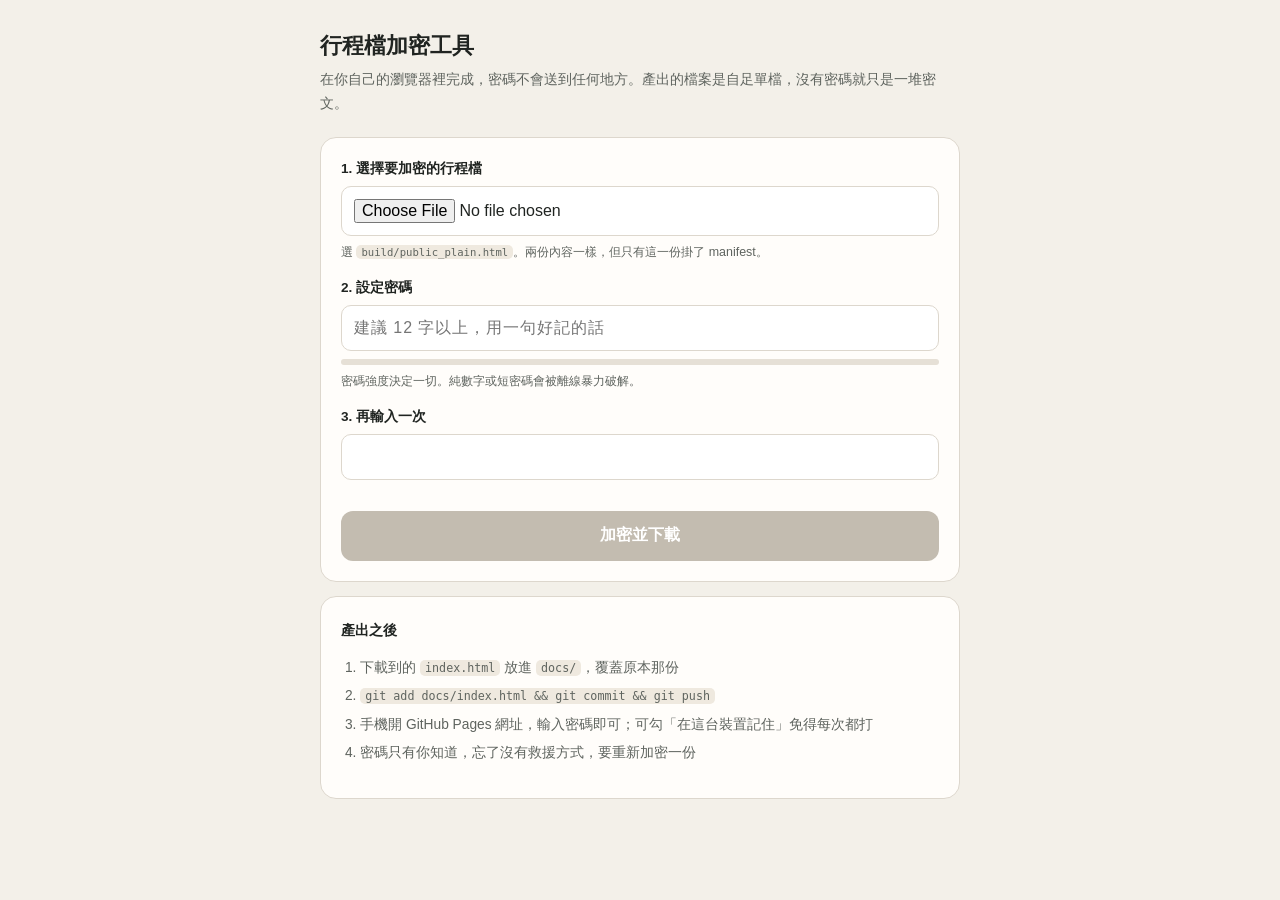
<file: tools/encrypt.html>
<!DOCTYPE html>
<html lang="zh-Hant">
<head>
<meta charset="utf-8">
<meta name="viewport" content="width=device-width,initial-scale=1">
<title>行程檔加密工具</title>
<style>
*{box-sizing:border-box}
body{margin:0;padding:28px 18px 60px;background:#f3f0e9;color:#202421;line-height:1.65;
 font-family:-apple-system,BlinkMacSystemFont,"Segoe UI","Noto Sans TC","PingFang TC",sans-serif}
.wrap{max-width:640px;margin:auto}
h1{font-size:1.35rem;margin:0 0 .3rem}
.sub{color:#5f645f;font-size:.88rem;margin:0 0 22px}
.card{background:#fffdfa;border:1px solid #ddd7cd;border-radius:16px;padding:20px;margin-bottom:14px}
label{display:block;font-weight:800;font-size:.85rem;margin-bottom:6px}
input[type=file],input[type=password]{width:100%;padding:12px;border:1px solid #ddd7cd;border-radius:10px;
 background:#fff;font-size:1rem;font-family:inherit;min-height:46px}
input[type=password]{letter-spacing:.06em}
.row+.row{margin-top:14px}
button{width:100%;min-height:50px;margin-top:18px;border:0;border-radius:12px;background:#8a5d2c;color:#fff;
 font-weight:900;font-size:1rem;cursor:pointer}
button:disabled{background:#c3bcb0;cursor:not-allowed}
.meter{height:6px;border-radius:99px;background:#e6e0d6;margin-top:8px;overflow:hidden}
.meter i{display:block;height:100%;width:0;transition:.2s}
.hint{font-size:.78rem;color:#5f645f;margin-top:6px}
.bad{color:#a33}.ok{color:#2f6b4f}
.log{background:#1d2622;color:#d7e2db;border-radius:12px;padding:14px;font-size:.8rem;
 white-space:pre-wrap;word-break:break-all;margin-top:14px;display:none;font-family:ui-monospace,monospace}
ol{padding-left:1.2rem;font-size:.86rem;color:#5f645f}
ol li{margin:.35rem 0}
code{background:#efe9df;padding:1px 5px;border-radius:5px;font-size:.85em}
</style>
</head>
<body>
<div class="wrap">
<h1>行程檔加密工具</h1>
<p class="sub">在你自己的瀏覽器裡完成，密碼不會送到任何地方。產出的檔案是自足單檔，沒有密碼就只是一堆密文。</p>

<div class="card">
  <div class="row">
    <label for="f">1. 選擇要加密的行程檔</label>
    <input type="file" id="f" accept=".html,.htm">
    <p class="hint" id="fh">選 <code>build/public_plain.html</code>。兩份內容一樣，但只有這一份掛了 manifest。</p>
  </div>
  <div class="row">
    <label for="p1">2. 設定密碼</label>
    <input type="password" id="p1" autocomplete="new-password" placeholder="建議 12 字以上，用一句好記的話">
    <div class="meter"><i id="mtr"></i></div>
    <p class="hint" id="ph">密碼強度決定一切。純數字或短密碼會被離線暴力破解。</p>
  </div>
  <div class="row">
    <label for="p2">3. 再輸入一次</label>
    <input type="password" id="p2" autocomplete="new-password">
    <p class="hint" id="ph2"></p>
  </div>
  <button id="go" disabled>加密並下載</button>
  <div class="log" id="log"></div>
</div>

<div class="card">
  <b style="font-size:.9rem">產出之後</b>
  <ol>
    <li>下載到的 <code>index.html</code> 放進 <code>docs/</code>，覆蓋原本那份</li>
    <li><code>git add docs/index.html &amp;&amp; git commit &amp;&amp; git push</code></li>
    <li>手機開 GitHub Pages 網址，輸入密碼即可；可勾「在這台裝置記住」免得每次都打</li>
    <li>密碼只有你知道，忘了沒有救援方式，要重新加密一份</li>
  </ol>
</div>
</div>

<script>
const $ = id => document.getElementById(id);
const enc = new TextEncoder();
let fileText = null;

// 必須分塊：行程檔約 750KB，String.fromCharCode(...) 一次展開 75 萬個參數會爆呼叫堆疊
function b64(buf) {
  const u = new Uint8Array(buf);
  const CHUNK = 0x8000;
  let s = '';
  for (let i = 0; i < u.length; i += CHUNK) s += String.fromCharCode.apply(null, u.subarray(i, i + CHUNK));
  return btoa(s);
}

function strength(p) {
  let s = 0;
  if (p.length >= 8) s++;
  if (p.length >= 12) s++;
  if (p.length >= 16) s++;
  if (/[a-z]/.test(p) && /[A-Z]/.test(p)) s++;
  if (/\d/.test(p)) s++;
  if (/[^\w\s]/.test(p)) s++;
  if (/^\d+$/.test(p)) s = Math.min(s, 1);
  return Math.min(s, 5);
}

function refresh() {
  const p1 = $('p1').value, p2 = $('p2').value;
  const s = strength(p1);
  const colors = ['#c33', '#c33', '#d88', '#d9a441', '#6a9b4f', '#2f6b4f'];
  const words = ['太弱', '太弱', '偏弱', '普通', '不錯', '很好'];
  $('mtr').style.width = (s / 5 * 100) + '%';
  $('mtr').style.background = colors[s];
  $('ph').textContent = p1 ? '強度：' + words[s] + (s < 3 ? '　— 再長一點，或改成一整句話' : '') : '密碼強度決定一切。純數字或短密碼會被離線暴力破解。';
  $('ph').className = 'hint ' + (p1 ? (s < 3 ? 'bad' : 'ok') : '');
  const match = p1 && p1 === p2;
  $('ph2').textContent = p2 ? (match ? '兩次一致' : '兩次不一致') : '';
  $('ph2').className = 'hint ' + (p2 ? (match ? 'ok' : 'bad') : '');
  $('go').disabled = !(fileText && match && p1.length >= 8);
}

$('f').addEventListener('change', async e => {
  const file = e.target.files[0];
  if (!file) { fileText = null; refresh(); return; }
  fileText = await file.text();
  $('fh').textContent = file.name + '　' + Math.round(file.size / 1024) + ' KB';
  $('fh').className = 'hint ok';
  refresh();
});
['p1', 'p2'].forEach(id => $(id).addEventListener('input', refresh));

$('go').addEventListener('click', async () => {
  const log = m => { $('log').style.display = 'block'; $('log').textContent += m + '\n'; };
  $('log').textContent = ''; $('go').disabled = true;
  try {
    const pw = $('p1').value;
    const ITER = 310000;
    const salt = crypto.getRandomValues(new Uint8Array(16));
    const iv = crypto.getRandomValues(new Uint8Array(12));
    log('導出金鑰 PBKDF2-SHA256 × ' + ITER.toLocaleString() + ' …');
    const base = await crypto.subtle.importKey('raw', enc.encode(pw), 'PBKDF2', false, ['deriveKey']);
    const key = await crypto.subtle.deriveKey(
      { name: 'PBKDF2', salt, iterations: ITER, hash: 'SHA-256' },
      base, { name: 'AES-GCM', length: 256 }, false, ['encrypt']);
    log('AES-GCM 加密中 …');
    const ct = await crypto.subtle.encrypt({ name: 'AES-GCM', iv }, key, enc.encode(fileText));
    const payload = { v: 1, iter: ITER, salt: b64(salt), iv: b64(iv), ct: b64(ct) };
    log('明文 ' + Math.round(fileText.length / 1024) + ' KB → 密文 ' + Math.round(payload.ct.length / 1024) + ' KB');
    const out = SHELL.replace('__PAYLOAD__', () => JSON.stringify(payload));
    const blob = new Blob([out], { type: 'text/html' });
    const a = document.createElement('a');
    a.href = URL.createObjectURL(blob); a.download = 'index.html'; a.click();
    URL.revokeObjectURL(a.href);
    log('完成，已下載 index.html（' + Math.round(out.length / 1024) + ' KB）');
    log('把它放進 docs/ 覆蓋舊檔後 push。');
  } catch (err) {
    log('失敗：' + err.message);
  }
  $('go').disabled = false;
});

const SHELL = `<!DOCTYPE html><html lang="zh-Hant"><head><meta charset="utf-8">
<meta name="viewport" content="width=device-width,initial-scale=1,viewport-fit=cover">
<meta name="theme-color" content="#263c36"><meta name="robots" content="noindex,nofollow">
<title>行程</title><link rel="manifest" href="manifest.webmanifest"><style>
*{box-sizing:border-box}body{margin:0;min-height:100vh;display:grid;place-items:center;padding:24px;
background:#f3f0e9;color:#202421;font-family:-apple-system,BlinkMacSystemFont,"Segoe UI","Noto Sans TC","PingFang TC",sans-serif}
@media(prefers-color-scheme:dark){body{background:#0d1210;color:#f4f7f4}
.box{background:#161d1a!important;border-color:#33403a!important}
input{background:#0d1210!important;color:#f4f7f4!important;border-color:#33403a!important}}
.box{width:100%;max-width:360px;background:#fffdfa;border:1px solid #ddd7cd;border-radius:18px;padding:26px 22px;text-align:center}
h1{font-size:1.1rem;margin:0 0 4px}p{margin:0 0 18px;font-size:.82rem;color:#6d726e}
input{width:100%;padding:13px;border:1px solid #ddd7cd;border-radius:11px;font-size:1rem;min-height:48px;font-family:inherit}
button{width:100%;min-height:48px;margin-top:12px;border:0;border-radius:11px;background:#8a5d2c;color:#fff;font-weight:900;font-size:.95rem;cursor:pointer}
button:disabled{opacity:.6}
.rem{display:flex;align-items:center;gap:8px;margin-top:14px;font-size:.8rem;color:#6d726e;justify-content:center}
.rem input{width:auto;min-height:auto;margin:0}
.err{color:#c33;font-size:.82rem;margin-top:10px;min-height:1.2em}
.loading{display:none;font-size:.86rem;color:#6d726e;padding:8px 0}
html.auto .form,html.auto .lead{display:none}
html.auto .loading{display:block}
</style></head><body>
<div class="box"><h1>行程</h1><p class="lead">需要密碼</p>
<div class="loading">解鎖中…</div>
<div class="form">
<input type="password" id="pw" autocomplete="current-password" placeholder="密碼">
<button id="go">開啟</button>
<label class="rem"><input type="checkbox" id="rem"> 在這台裝置記住</label>
<div class="err" id="err"></div></div></div>
<script>
const P=__PAYLOAD__;
const d=s=>{const b=atob(s),u=new Uint8Array(b.length);for(let i=0;i<b.length;i++)u[i]=b.charCodeAt(i);return u;};
const K='sendai2026:key';
// localStorage 在無痕模式或 storage 被封鎖時會丟例外。全部包起來 —
// 記不住金鑰只是每次要重打密碼，但沒包的話例外會讓整個解鎖功能失效。
const ls={
 get(k){try{return localStorage.getItem(k)}catch(_){return null}},
 set(k,v){try{localStorage.setItem(k,v)}catch(_){}},
 del(k){try{localStorage.removeItem(k)}catch(_){}}
};
// 記住金鑰時先把表單藏起來顯示「解鎖中」，避免閃一下密碼框
if(ls.get(K))document.documentElement.classList.add('auto');
async function derive(pw){
 const b=await crypto.subtle.importKey('raw',new TextEncoder().encode(pw),'PBKDF2',false,['deriveKey']);
 return crypto.subtle.deriveKey({name:'PBKDF2',salt:d(P.salt),iterations:P.iter,hash:'SHA-256'},
  b,{name:'AES-GCM',length:256},true,['decrypt']);
}
async function open_(key){
 const buf=await crypto.subtle.decrypt({name:'AES-GCM',iv:d(P.iv)},key,d(P.ct));
 const html=new TextDecoder().decode(buf);
 // 不用 document.write：它在不同時機的行為不一致，實測會把解密內容併進鎖定頁而不是取代。
 // 改成直接換掉 documentElement，行為明確。
 const doc=new DOMParser().parseFromString(html,'text/html');
 document.replaceChild(document.adoptNode(doc.documentElement),document.documentElement);
 // DOMParser 產生的 script 不會執行，逐一重建才會跑
 document.querySelectorAll('script:not([type="application/json"])').forEach(function(old){
  const s=document.createElement('script');
  for(const a of old.attributes)s.setAttribute(a.name,a.value);
  s.textContent=old.textContent;
  old.parentNode.replaceChild(s,old);
 });
}
document.getElementById('go').onclick=async()=>{
 const e=document.getElementById('err'),btn=document.getElementById('go');
 e.textContent='';btn.disabled=true;btn.textContent='解密中…';
 try{
  const key=await derive(document.getElementById('pw').value);
  if(document.getElementById('rem').checked){
   const raw=await crypto.subtle.exportKey('raw',key);
   ls.set(K,btoa(String.fromCharCode(...new Uint8Array(raw))));
  }
  await open_(key);
 }catch(_){
  e.textContent='密碼不對';btn.disabled=false;btn.textContent='開啟';
  ls.del(K);
 }
};
document.getElementById('pw').addEventListener('keydown',ev=>{if(ev.key==='Enter')document.getElementById('go').click();});
// 離線快取要在鎖定殼層就註冊，不能只放在解密後的內容裡：
// 否則沒解過鎖的裝置完全沒有快取，離線時整頁打不開。
if(location.protocol==='https:'&&'serviceWorker'in navigator){
 navigator.serviceWorker.register('sw.js').catch(function(){});
}
// 必須等 load：文件還在解析時呼叫 document.write 會把解密內容併進現有頁面，
// 而不是取代它，結果密碼框和行程會同時出現。
window.addEventListener('load',async()=>{
 const s=ls.get(K);
 if(!s)return;
 try{
  const key=await crypto.subtle.importKey('raw',d(s),{name:'AES-GCM'},true,['decrypt']);
  await open_(key);
 }catch(_){
  ls.del(K);
  document.documentElement.classList.remove('auto');
 }
});
<\/script></body></html>`;
</script>
</body>
</html>
</file>
